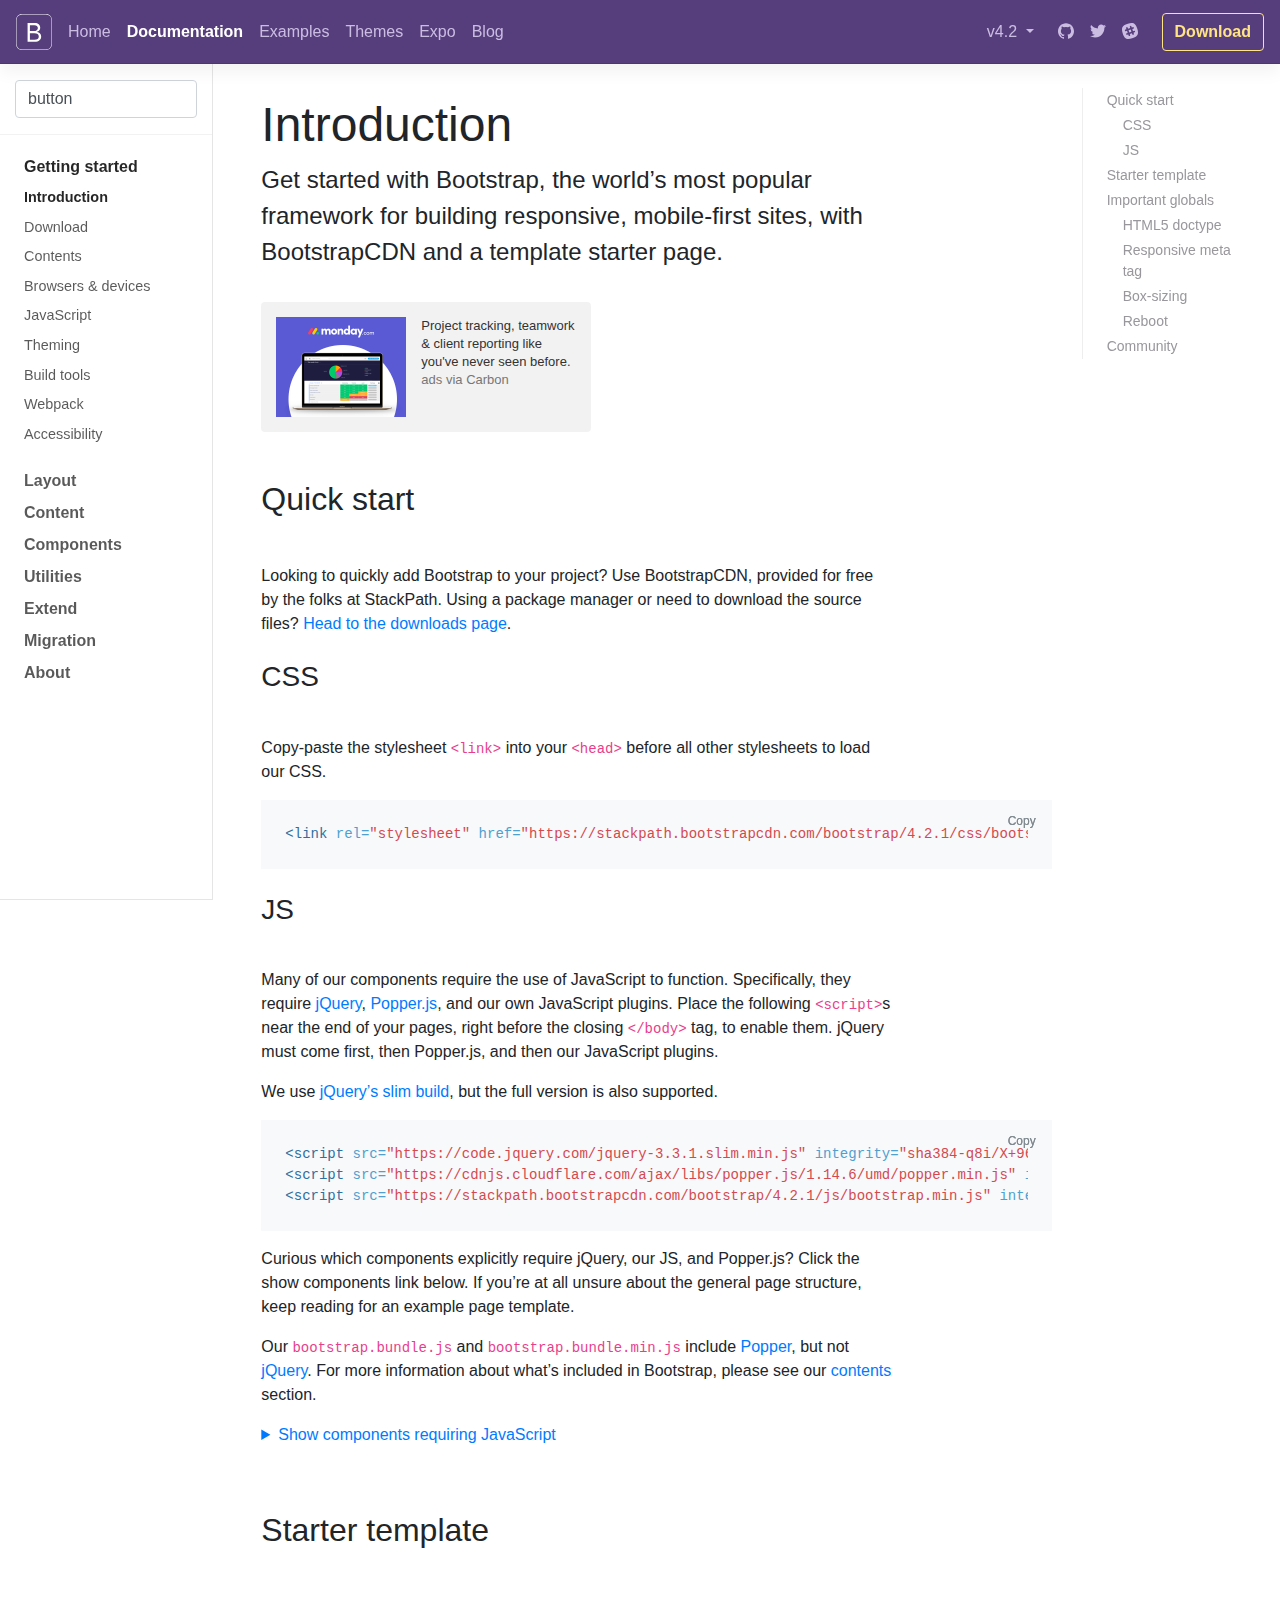
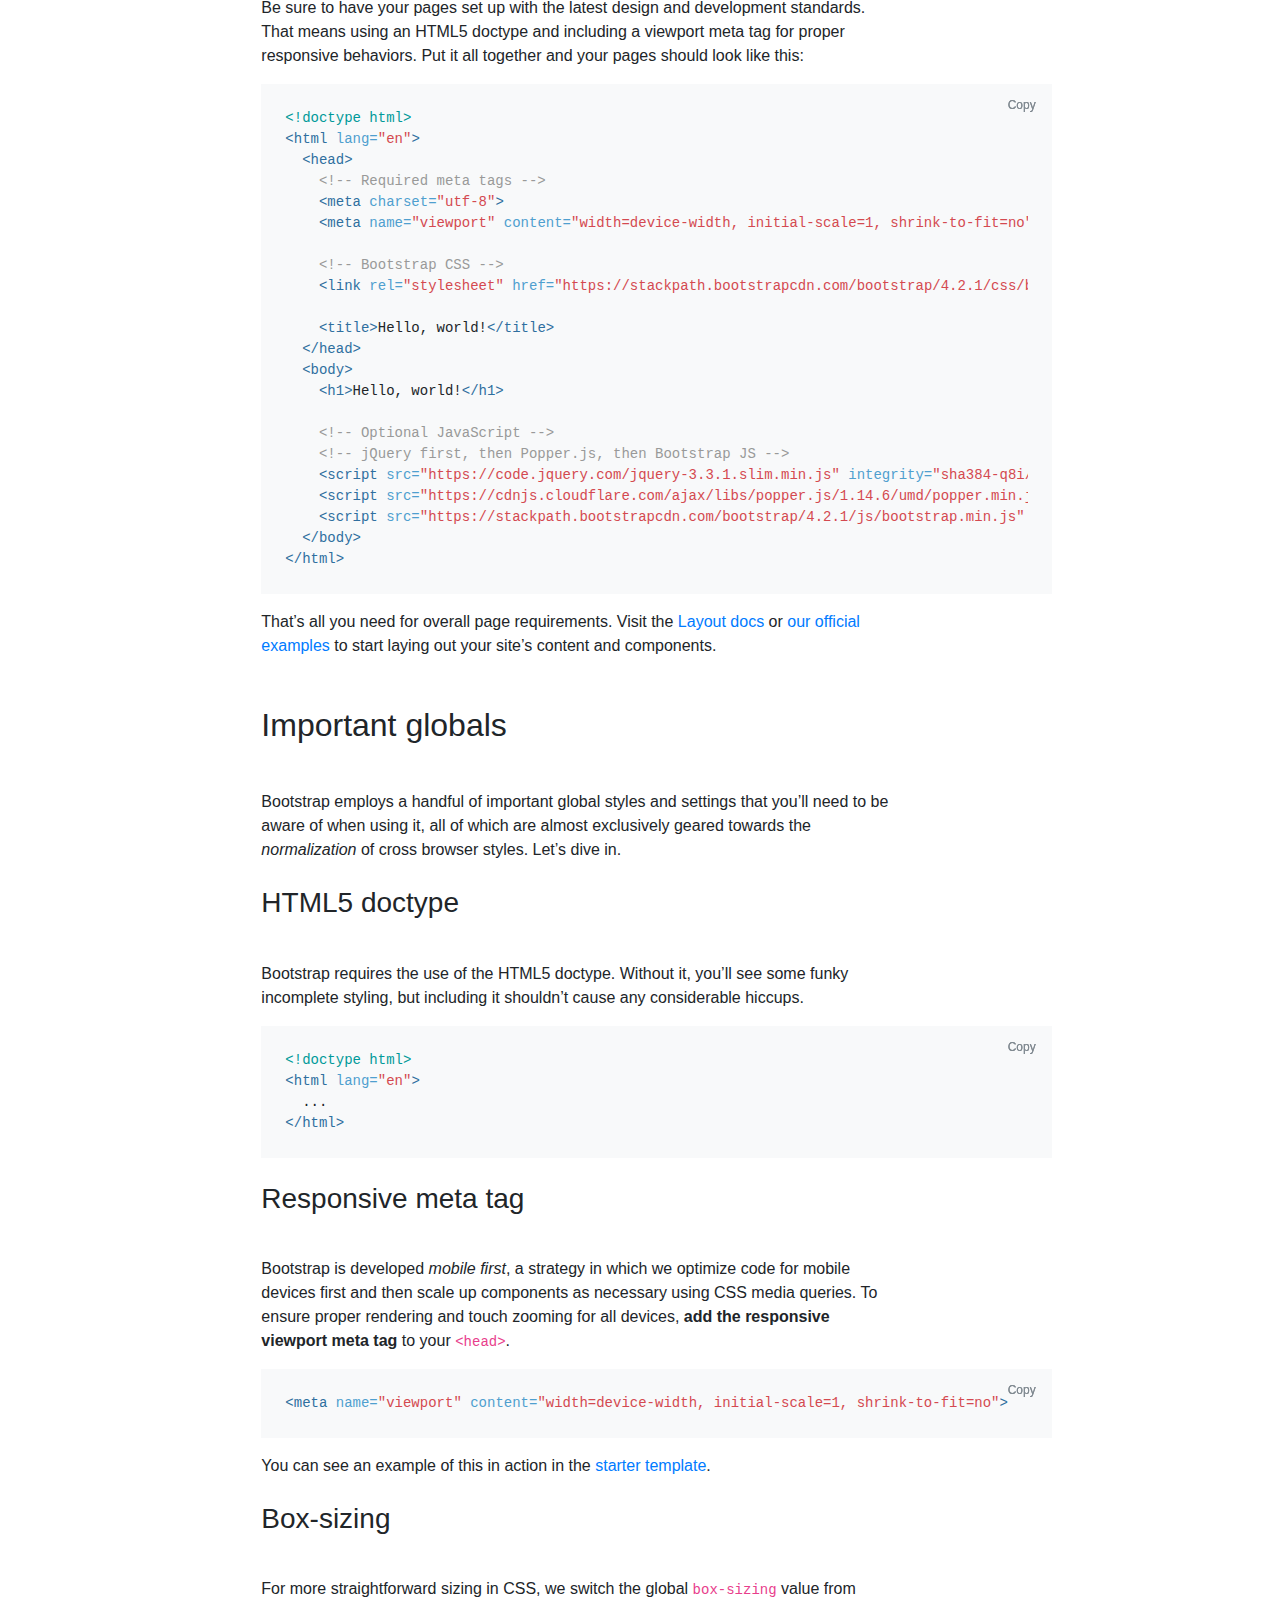
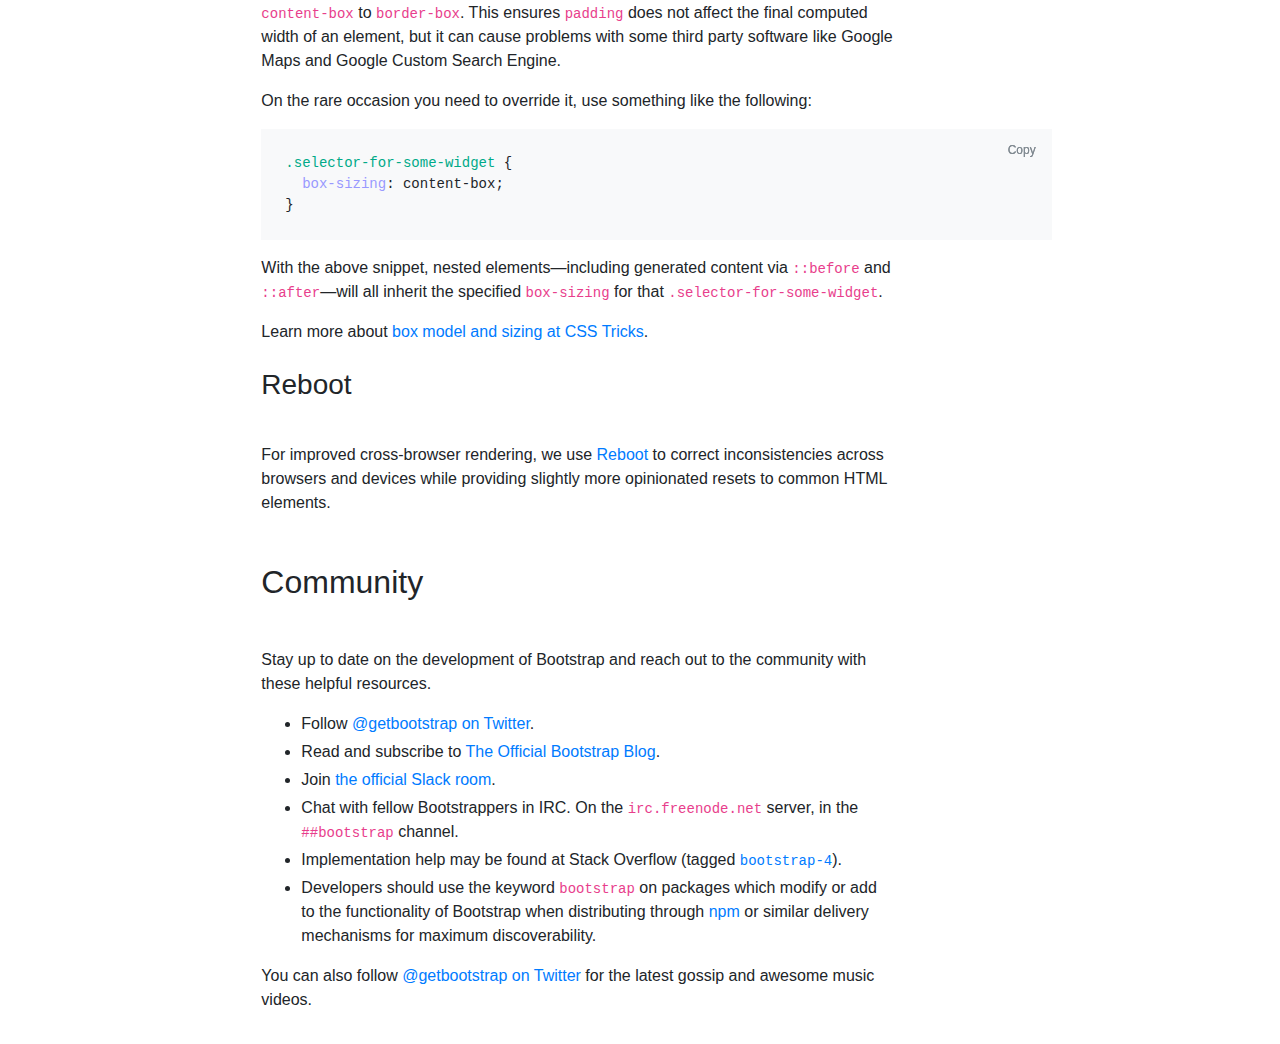
<file: img/Introduction · Bootstrap.html>
<!DOCTYPE html>
<html lang="en"><head>
<meta http-equiv="content-type" content="text/html; charset=UTF-8">
    <meta charset="utf-8">
<meta name="viewport" content="width=device-width, initial-scale=1, shrink-to-fit=no">
<meta name="description" content="Get started with Bootstrap, the world’s most popular framework for building responsive, mobile-first sites, with BootstrapCDN and a template starter page.">
<meta name="author" content="Mark Otto, Jacob Thornton, and Bootstrap contributors">
<meta name="generator" content="Jekyll v3.8.5">

<title>Introduction · Bootstrap</title>

<!-- Bootstrap core CSS -->
<style class="anchorjs"></style><link href="Introduction%20%C2%B7%20Bootstrap_fichiers/bootstrap.css" rel="stylesheet" integrity="sha384-GJzZqFGwb1QTTN6wy59ffF1BuGJpLSa9DkKMp0DgiMDm4iYMj70gZWKYbI706tWS" crossorigin="anonymous">
<!-- Documentation extras -->

<link href="Introduction%20%C2%B7%20Bootstrap_fichiers/docsearch.css" rel="stylesheet">


<link href="Introduction%20%C2%B7%20Bootstrap_fichiers/docs.css" rel="stylesheet">

<!-- Favicons -->
<link rel="apple-touch-icon" href="https://getbootstrap.com/docs/4.2/assets/img/favicons/apple-touch-icon.png" sizes="180x180">
<link rel="icon" href="https://getbootstrap.com/docs/4.2/assets/img/favicons/favicon-32x32.png" sizes="32x32" type="image/png">
<link rel="icon" href="https://getbootstrap.com/docs/4.2/assets/img/favicons/favicon-16x16.png" sizes="16x16" type="image/png">
<link rel="manifest" href="https://getbootstrap.com/docs/4.2/assets/img/favicons/manifest.json">
<link rel="mask-icon" href="https://getbootstrap.com/docs/4.2/assets/img/favicons/safari-pinned-tab.svg" color="#563d7c">
<link rel="icon" href="https://getbootstrap.com/favicon.ico">
<meta name="msapplication-config" content="/docs/4.2/assets/img/favicons/browserconfig.xml">
<meta name="theme-color" content="#563d7c">

<!-- Twitter -->
<meta name="twitter:card" content="summary">
<meta name="twitter:site" content="@getbootstrap">
<meta name="twitter:creator" content="@getbootstrap">
<meta name="twitter:title" content="Introduction">
<meta name="twitter:description" content="Get started with Bootstrap, the world’s most popular framework for building responsive, mobile-first sites, with BootstrapCDN and a template starter page.">
<meta name="twitter:image" content="https://getbootstrap.com/docs/4.2/assets/brand/bootstrap-social-logo.png">

<!-- Facebook -->
<meta property="og:url" content="https://getbootstrap.com/docs/4.2/getting-started/introduction/">
<meta property="og:title" content="Introduction">
<meta property="og:description" content="Get started with Bootstrap, the world’s most popular framework for building responsive, mobile-first sites, with BootstrapCDN and a template starter page.">
<meta property="og:type" content="website">
<meta property="og:image" content="http://getbootstrap.com/docs/4.2/assets/brand/bootstrap-social.png">
<meta property="og:image:secure_url" content="https://getbootstrap.com/docs/4.2/assets/brand/bootstrap-social.png">
<meta property="og:image:type" content="image/png">
<meta property="og:image:width" content="1200">
<meta property="og:image:height" content="630">

<script>
  window.ga=window.ga||function(){(ga.q=ga.q||[]).push(arguments)};ga.l=+new Date;
  ga('create', 'UA-146052-10', 'getbootstrap.com');
  ga('send', 'pageview');
</script>
<script async="" src="Introduction%20%C2%B7%20Bootstrap_fichiers/analytics.js"></script>


  <script id="_carbonads_projs" type="text/javascript" src="Introduction%20%C2%B7%20Bootstrap_fichiers/CKYIKKJL.js"></script></head>
  <body>
    <a class="skippy sr-only sr-only-focusable" href="#content">
  <span class="skippy-text">Skip to main content</span>
</a>


    <header class="navbar navbar-expand navbar-dark flex-column flex-md-row bd-navbar">
  <a class="navbar-brand mr-0 mr-md-2" href="https://getbootstrap.com/" aria-label="Bootstrap"><svg class="d-block" width="36" height="36" viewBox="0 0 612 612" xmlns="http://www.w3.org/2000/svg" focusable="false" role="img"><title>Bootstrap</title><path fill="currentColor" d="M510 8a94.3 94.3 0 0 1 94 94v408a94.3 94.3 0 0 1-94 94H102a94.3 94.3 0 0 1-94-94V102a94.3 94.3 0 0 1 94-94h408m0-8H102C45.9 0 0 45.9 0 102v408c0 56.1 45.9 102 102 102h408c56.1 0 102-45.9 102-102V102C612 45.9 566.1 0 510 0z"></path><path fill="currentColor" d="M196.77 471.5V154.43h124.15c54.27 0 91 31.64 91 79.1 0 33-24.17 63.72-54.71 69.21v1.76c43.07 5.49 70.75 35.82 70.75 78 0 55.81-40 89-107.45 89zm39.55-180.4h63.28c46.8 0 72.29-18.68 72.29-53 0-31.42-21.53-48.78-60-48.78h-75.57zm78.22 145.46c47.68 0 72.73-19.34 72.73-56s-25.93-55.37-76.46-55.37h-74.49v111.4z"></path></svg>
</a>

  <div class="navbar-nav-scroll">
    <ul class="navbar-nav bd-navbar-nav flex-row">
      <li class="nav-item">
        <a class="nav-link " href="https://getbootstrap.com/" onclick="ga('send', 'event', 'Navbar', 'Community links', 'Bootstrap');">Home</a>
      </li>
      <li class="nav-item">
        <a class="nav-link active" href="https://getbootstrap.com/docs/4.2/getting-started/introduction/" onclick="ga('send', 'event', 'Navbar', 'Community links', 'Docs');">Documentation</a>
      </li>
      <li class="nav-item">
        <a class="nav-link " href="https://getbootstrap.com/docs/4.2/examples/" onclick="ga('send', 'event', 'Navbar', 'Community links', 'Examples');">Examples</a>
      </li>
      <li class="nav-item">
        <a class="nav-link" href="https://themes.getbootstrap.com/" onclick="ga('send', 'event', 'Navbar', 'Community links', 'Themes');" target="_blank" rel="noopener">Themes</a>
      </li>
      <li class="nav-item">
        <a class="nav-link" href="https://expo.getbootstrap.com/" onclick="ga('send', 'event', 'Navbar', 'Community links', 'Expo');" target="_blank" rel="noopener">Expo</a>
      </li>
      <li class="nav-item">
        <a class="nav-link" href="https://blog.getbootstrap.com/" onclick="ga('send', 'event', 'Navbar', 'Community links', 'Blog');" target="_blank" rel="noopener">Blog</a>
      </li>
    </ul>
  </div>

  <ul class="navbar-nav flex-row ml-md-auto d-none d-md-flex">
    <li class="nav-item dropdown">
      <a class="nav-item nav-link dropdown-toggle mr-md-2" href="#" id="bd-versions" data-toggle="dropdown" aria-haspopup="true" aria-expanded="false">
        v4.2
      </a>
      <div class="dropdown-menu dropdown-menu-right" aria-labelledby="bd-versions">
        <a class="dropdown-item active" href="https://getbootstrap.com/docs/4.2/">Latest (4.2.x)</a>
        <a class="dropdown-item" href="https://getbootstrap.com/docs/4.1/">v4.1.3</a>
        <a class="dropdown-item" href="https://getbootstrap.com/docs/4.0/">v4.0.0</a>
        <div class="dropdown-divider"></div>
        <a class="dropdown-item" href="https://v4-alpha.getbootstrap.com/">v4 Alpha 6</a>
        <a class="dropdown-item" href="https://getbootstrap.com/docs/3.4/">v3.4.0</a>
        <a class="dropdown-item" href="https://getbootstrap.com/docs/3.3/">v3.3.7</a>
        <a class="dropdown-item" href="https://getbootstrap.com/2.3.2/">v2.3.2</a>
        <div class="dropdown-divider"></div>
        <a class="dropdown-item" href="https://getbootstrap.com/docs/versions/">All versions</a>
      </div>
    </li>

    <li class="nav-item">
      <a class="nav-link p-2" href="https://github.com/twbs/bootstrap" target="_blank" rel="noopener" aria-label="GitHub"><svg class="navbar-nav-svg" xmlns="http://www.w3.org/2000/svg" viewBox="0 0 512 499.36" focusable="false" role="img"><title>GitHub</title><path d="M256 0C114.64 0 0 114.61 0 256c0 113.09 73.34 209 175.08 242.9 12.8 2.35 17.47-5.56 17.47-12.34 0-6.08-.22-22.18-.35-43.54-71.2 15.49-86.2-34.34-86.2-34.34-11.64-29.57-28.42-37.45-28.42-37.45-23.27-15.84 1.73-15.55 1.73-15.55 25.69 1.81 39.21 26.38 39.21 26.38 22.84 39.12 59.92 27.82 74.5 21.27 2.33-16.54 8.94-27.82 16.25-34.22-56.84-6.43-116.6-28.43-116.6-126.49 0-27.95 10-50.8 26.35-68.69-2.63-6.48-11.42-32.5 2.51-67.75 0 0 21.49-6.88 70.4 26.24a242.65 242.65 0 0 1 128.18 0c48.87-33.13 70.33-26.24 70.33-26.24 14 35.25 5.18 61.27 2.55 67.75 16.41 17.9 26.31 40.75 26.31 68.69 0 98.35-59.85 120-116.88 126.32 9.19 7.9 17.38 23.53 17.38 47.41 0 34.22-.31 61.83-.31 70.23 0 6.85 4.61 14.81 17.6 12.31C438.72 464.97 512 369.08 512 256.02 512 114.62 397.37 0 256 0z" fill="currentColor" fill-rule="evenodd"></path></svg>
</a>
    </li>
    <li class="nav-item">
      <a class="nav-link p-2" href="https://twitter.com/getbootstrap" target="_blank" rel="noopener" aria-label="Twitter"><svg class="navbar-nav-svg" xmlns="http://www.w3.org/2000/svg" viewBox="0 0 512 416.32" focusable="false" role="img"><title>Twitter</title><path d="M160.83 416.32c193.2 0 298.92-160.22 298.92-298.92 0-4.51 0-9-.2-13.52A214 214 0 0 0 512 49.38a212.93 212.93 0 0 1-60.44 16.6 105.7 105.7 0 0 0 46.3-58.19 209 209 0 0 1-66.79 25.37 105.09 105.09 0 0 0-181.73 71.91 116.12 116.12 0 0 0 2.66 24c-87.28-4.3-164.73-46.3-216.56-109.82A105.48 105.48 0 0 0 68 159.6a106.27 106.27 0 0 1-47.53-13.11v1.43a105.28 105.28 0 0 0 84.21 103.06 105.67 105.67 0 0 1-47.33 1.84 105.06 105.06 0 0 0 98.14 72.94A210.72 210.72 0 0 1 25 370.84a202.17 202.17 0 0 1-25-1.43 298.85 298.85 0 0 0 160.83 46.92" fill="currentColor"></path></svg>
</a>
    </li>
    <li class="nav-item">
      <a class="nav-link p-2" href="https://bootstrap-slack.herokuapp.com/" target="_blank" rel="noopener" aria-label="Slack"><svg class="navbar-nav-svg" xmlns="http://www.w3.org/2000/svg" viewBox="0 0 512 512" focusable="false" role="img"><title>Slack</title><path fill="currentColor" d="M210.787 234.832l68.31-22.883 22.1 65.977-68.309 22.882z"></path><path d="M490.54 185.6C437.7 9.59 361.6-31.34 185.6 21.46S-31.3 150.4 21.46 326.4 150.4 543.3 326.4 490.54 543.34 361.6 490.54 185.6zM401.7 299.8l-33.15 11.05 11.46 34.38c4.5 13.92-2.87 29.06-16.78 33.56-2.87.82-6.14 1.64-9 1.23a27.32 27.32 0 0 1-24.56-18l-11.46-34.38-68.36 22.92 11.46 34.38c4.5 13.92-2.87 29.06-16.78 33.56-2.87.82-6.14 1.64-9 1.23a27.32 27.32 0 0 1-24.56-18l-11.46-34.43-33.15 11.05c-2.87.82-6.14 1.64-9 1.23a27.32 27.32 0 0 1-24.56-18c-4.5-13.92 2.87-29.06 16.78-33.56l33.12-11.03-22.1-65.9-33.15 11.05c-2.87.82-6.14 1.64-9 1.23a27.32 27.32 0 0 1-24.56-18c-4.48-13.93 2.89-29.07 16.81-33.58l33.15-11.05-11.46-34.38c-4.5-13.92 2.87-29.06 16.78-33.56s29.06 2.87 33.56 16.78l11.46 34.38 68.36-22.92-11.46-34.38c-4.5-13.92 2.87-29.06 16.78-33.56s29.06 2.87 33.56 16.78l11.47 34.42 33.15-11.05c13.92-4.5 29.06 2.87 33.56 16.78s-2.87 29.06-16.78 33.56L329.7 194.6l22.1 65.9 33.15-11.05c13.92-4.5 29.06 2.87 33.56 16.78s-2.88 29.07-16.81 33.57z" fill="currentColor"></path></svg>
</a>
    </li>
  </ul>

  <a class="btn btn-bd-download d-none d-lg-inline-block mb-3 mb-md-0 ml-md-3" href="https://getbootstrap.com/docs/4.2/getting-started/download/">Download</a>
</header>


    <div class="container-fluid">
      <div class="row flex-xl-nowrap">
        <div class="col-12 col-md-3 col-xl-2 bd-sidebar">
          <form class="bd-search d-flex align-items-center">
  <span class="algolia-autocomplete algolia-autocomplete-left" style="position: relative; display: inline-block; direction: ltr;"><input class="form-control ds-input" id="search-input" placeholder="Search..." autocomplete="off" data-docs-version="4.2" spellcheck="false" role="combobox" aria-autocomplete="list" aria-expanded="false" aria-owns="algolia-autocomplete-listbox-0" style="position: relative; vertical-align: top;" dir="auto" value="button" type="search"><pre aria-hidden="true" style="position: absolute; visibility: hidden; white-space: pre; font-family: -apple-system, BlinkMacSystemFont, &quot;Segoe UI&quot;, Roboto, &quot;Helvetica Neue&quot;, Arial, &quot;Noto Sans&quot;, sans-serif, &quot;Apple Color Emoji&quot;, &quot;Segoe UI Emoji&quot;, &quot;Segoe UI Symbol&quot;, &quot;Noto Color Emoji&quot;; font-size: 16px; font-style: normal; font-variant: normal; font-weight: 400; word-spacing: 0px; letter-spacing: normal; text-indent: 0px; text-rendering: optimizelegibility; text-transform: none;">button</pre><span class="ds-dropdown-menu ds-with-1" style="position: absolute; top: 100%; left: 0px; z-index: 100; right: auto; display: none;" role="listbox" id="algolia-autocomplete-listbox-0"><div class="ds-dataset-1"></div></span></span>
  <button class="btn btn-link bd-search-docs-toggle d-md-none p-0 ml-3" type="button" data-toggle="collapse" data-target="#bd-docs-nav" aria-controls="bd-docs-nav" aria-expanded="false" aria-label="Toggle docs navigation"><svg xmlns="http://www.w3.org/2000/svg" viewBox="0 0 30 30" width="30" height="30" focusable="false" role="img"><title>Menu</title><path stroke="currentColor" stroke-width="2" stroke-linecap="round" stroke-miterlimit="10" d="M4 7h22M4 15h22M4 23h22"></path></svg>
</button>
</form>

<nav class="collapse bd-links" id="bd-docs-nav"><div class="bd-toc-item active">
      <a class="bd-toc-link" href="https://getbootstrap.com/docs/4.2/getting-started/introduction/">
        Getting started
      </a>

      <ul class="nav bd-sidenav"><li class="active bd-sidenav-active">
            <a href="https://getbootstrap.com/docs/4.2/getting-started/introduction/">
              Introduction
            </a>
          </li><li>
            <a href="https://getbootstrap.com/docs/4.2/getting-started/download/">
              Download
            </a>
          </li><li>
            <a href="https://getbootstrap.com/docs/4.2/getting-started/contents/">
              Contents
            </a>
          </li><li>
            <a href="https://getbootstrap.com/docs/4.2/getting-started/browsers-devices/">
              Browsers &amp; devices
            </a>
          </li><li>
            <a href="https://getbootstrap.com/docs/4.2/getting-started/javascript/">
              JavaScript
            </a>
          </li><li>
            <a href="https://getbootstrap.com/docs/4.2/getting-started/theming/">
              Theming
            </a>
          </li><li>
            <a href="https://getbootstrap.com/docs/4.2/getting-started/build-tools/">
              Build tools
            </a>
          </li><li>
            <a href="https://getbootstrap.com/docs/4.2/getting-started/webpack/">
              Webpack
            </a>
          </li><li>
            <a href="https://getbootstrap.com/docs/4.2/getting-started/accessibility/">
              Accessibility
            </a>
          </li></ul>
    </div><div class="bd-toc-item">
      <a class="bd-toc-link" href="https://getbootstrap.com/docs/4.2/layout/overview/">
        Layout
      </a>

      <ul class="nav bd-sidenav"><li>
            <a href="https://getbootstrap.com/docs/4.2/layout/overview/">
              Overview
            </a>
          </li><li>
            <a href="https://getbootstrap.com/docs/4.2/layout/grid/">
              Grid
            </a>
          </li><li>
            <a href="https://getbootstrap.com/docs/4.2/layout/utilities-for-layout/">
              Utilities for layout
            </a>
          </li></ul>
    </div><div class="bd-toc-item">
      <a class="bd-toc-link" href="https://getbootstrap.com/docs/4.2/content/reboot/">
        Content
      </a>

      <ul class="nav bd-sidenav"><li>
            <a href="https://getbootstrap.com/docs/4.2/content/reboot/">
              Reboot
            </a>
          </li><li>
            <a href="https://getbootstrap.com/docs/4.2/content/typography/">
              Typography
            </a>
          </li><li>
            <a href="https://getbootstrap.com/docs/4.2/content/code/">
              Code
            </a>
          </li><li>
            <a href="https://getbootstrap.com/docs/4.2/content/images/">
              Images
            </a>
          </li><li>
            <a href="https://getbootstrap.com/docs/4.2/content/tables/">
              Tables
            </a>
          </li><li>
            <a href="https://getbootstrap.com/docs/4.2/content/figures/">
              Figures
            </a>
          </li></ul>
    </div><div class="bd-toc-item">
      <a class="bd-toc-link" href="https://getbootstrap.com/docs/4.2/components/alerts/">
        Components
      </a>

      <ul class="nav bd-sidenav"><li>
            <a href="https://getbootstrap.com/docs/4.2/components/alerts/">
              Alerts
            </a>
          </li><li>
            <a href="https://getbootstrap.com/docs/4.2/components/badge/">
              Badge
            </a>
          </li><li>
            <a href="https://getbootstrap.com/docs/4.2/components/breadcrumb/">
              Breadcrumb
            </a>
          </li><li>
            <a href="https://getbootstrap.com/docs/4.2/components/buttons/">
              Buttons
            </a>
          </li><li>
            <a href="https://getbootstrap.com/docs/4.2/components/button-group/">
              Button group
            </a>
          </li><li>
            <a href="https://getbootstrap.com/docs/4.2/components/card/">
              Card
            </a>
          </li><li>
            <a href="https://getbootstrap.com/docs/4.2/components/carousel/">
              Carousel
            </a>
          </li><li>
            <a href="https://getbootstrap.com/docs/4.2/components/collapse/">
              Collapse
            </a>
          </li><li>
            <a href="https://getbootstrap.com/docs/4.2/components/dropdowns/">
              Dropdowns
            </a>
          </li><li>
            <a href="https://getbootstrap.com/docs/4.2/components/forms/">
              Forms
            </a>
          </li><li>
            <a href="https://getbootstrap.com/docs/4.2/components/input-group/">
              Input group
            </a>
          </li><li>
            <a href="https://getbootstrap.com/docs/4.2/components/jumbotron/">
              Jumbotron
            </a>
          </li><li>
            <a href="https://getbootstrap.com/docs/4.2/components/list-group/">
              List group
            </a>
          </li><li>
            <a href="https://getbootstrap.com/docs/4.2/components/media-object/">
              Media object
            </a>
          </li><li>
            <a href="https://getbootstrap.com/docs/4.2/components/modal/">
              Modal
            </a>
          </li><li>
            <a href="https://getbootstrap.com/docs/4.2/components/navs/">
              Navs
            </a>
          </li><li>
            <a href="https://getbootstrap.com/docs/4.2/components/navbar/">
              Navbar
            </a>
          </li><li>
            <a href="https://getbootstrap.com/docs/4.2/components/pagination/">
              Pagination
            </a>
          </li><li>
            <a href="https://getbootstrap.com/docs/4.2/components/popovers/">
              Popovers
            </a>
          </li><li>
            <a href="https://getbootstrap.com/docs/4.2/components/progress/">
              Progress
            </a>
          </li><li>
            <a href="https://getbootstrap.com/docs/4.2/components/scrollspy/">
              Scrollspy
            </a>
          </li><li>
            <a href="https://getbootstrap.com/docs/4.2/components/spinners/">
              Spinners
            </a>
          </li><li>
            <a href="https://getbootstrap.com/docs/4.2/components/toasts/">
              Toasts
            </a>
          </li><li>
            <a href="https://getbootstrap.com/docs/4.2/components/tooltips/">
              Tooltips
            </a>
          </li></ul>
    </div><div class="bd-toc-item">
      <a class="bd-toc-link" href="https://getbootstrap.com/docs/4.2/utilities/borders/">
        Utilities
      </a>

      <ul class="nav bd-sidenav"><li>
            <a href="https://getbootstrap.com/docs/4.2/utilities/borders/">
              Borders
            </a>
          </li><li>
            <a href="https://getbootstrap.com/docs/4.2/utilities/clearfix/">
              Clearfix
            </a>
          </li><li>
            <a href="https://getbootstrap.com/docs/4.2/utilities/close-icon/">
              Close icon
            </a>
          </li><li>
            <a href="https://getbootstrap.com/docs/4.2/utilities/colors/">
              Colors
            </a>
          </li><li>
            <a href="https://getbootstrap.com/docs/4.2/utilities/display/">
              Display
            </a>
          </li><li>
            <a href="https://getbootstrap.com/docs/4.2/utilities/embed/">
              Embed
            </a>
          </li><li>
            <a href="https://getbootstrap.com/docs/4.2/utilities/flex/">
              Flex
            </a>
          </li><li>
            <a href="https://getbootstrap.com/docs/4.2/utilities/float/">
              Float
            </a>
          </li><li>
            <a href="https://getbootstrap.com/docs/4.2/utilities/image-replacement/">
              Image replacement
            </a>
          </li><li>
            <a href="https://getbootstrap.com/docs/4.2/utilities/overflow/">
              Overflow
            </a>
          </li><li>
            <a href="https://getbootstrap.com/docs/4.2/utilities/position/">
              Position
            </a>
          </li><li>
            <a href="https://getbootstrap.com/docs/4.2/utilities/screenreaders/">
              Screenreaders
            </a>
          </li><li>
            <a href="https://getbootstrap.com/docs/4.2/utilities/shadows/">
              Shadows
            </a>
          </li><li>
            <a href="https://getbootstrap.com/docs/4.2/utilities/sizing/">
              Sizing
            </a>
          </li><li>
            <a href="https://getbootstrap.com/docs/4.2/utilities/spacing/">
              Spacing
            </a>
          </li><li>
            <a href="https://getbootstrap.com/docs/4.2/utilities/text/">
              Text
            </a>
          </li><li>
            <a href="https://getbootstrap.com/docs/4.2/utilities/vertical-align/">
              Vertical align
            </a>
          </li><li>
            <a href="https://getbootstrap.com/docs/4.2/utilities/visibility/">
              Visibility
            </a>
          </li></ul>
    </div><div class="bd-toc-item">
      <a class="bd-toc-link" href="https://getbootstrap.com/docs/4.2/extend/approach/">
        Extend
      </a>

      <ul class="nav bd-sidenav"><li>
            <a href="https://getbootstrap.com/docs/4.2/extend/approach/">
              Approach
            </a>
          </li><li>
            <a href="https://getbootstrap.com/docs/4.2/extend/icons/">
              Icons
            </a>
          </li></ul>
    </div><div class="bd-toc-item">
      <a class="bd-toc-link" href="https://getbootstrap.com/docs/4.2/migration/">
        Migration
      </a>

      <ul class="nav bd-sidenav"></ul>
    </div><div class="bd-toc-item">
      <a class="bd-toc-link" href="https://getbootstrap.com/docs/4.2/about/overview/">
        About
      </a>

      <ul class="nav bd-sidenav"><li>
            <a href="https://getbootstrap.com/docs/4.2/about/overview/">
              Overview
            </a>
          </li><li>
            <a href="https://getbootstrap.com/docs/4.2/about/team/">
              Team
            </a>
          </li><li>
            <a href="https://getbootstrap.com/docs/4.2/about/brand/">
              Brand
            </a>
          </li><li>
            <a href="https://getbootstrap.com/docs/4.2/about/license/">
              License
            </a>
          </li><li>
            <a href="https://getbootstrap.com/docs/4.2/about/translations/">
              Translations
            </a>
          </li></ul>
    </div></nav>

        </div>

        
          <div class="d-none d-xl-block col-xl-2 bd-toc">
            <ul class="section-nav">
<li class="toc-entry toc-h2"><a href="#quick-start">Quick start</a>
<ul>
<li class="toc-entry toc-h3"><a href="#css">CSS</a></li>
<li class="toc-entry toc-h3"><a href="#js">JS</a></li>
</ul>
</li>
<li class="toc-entry toc-h2"><a href="#starter-template">Starter template</a></li>
<li class="toc-entry toc-h2"><a href="#important-globals">Important globals</a>
<ul>
<li class="toc-entry toc-h3"><a href="#html5-doctype">HTML5 doctype</a></li>
<li class="toc-entry toc-h3"><a href="#responsive-meta-tag">Responsive meta tag</a></li>
<li class="toc-entry toc-h3"><a href="#box-sizing">Box-sizing</a></li>
<li class="toc-entry toc-h3"><a href="#reboot">Reboot</a></li>
</ul>
</li>
<li class="toc-entry toc-h2"><a href="#community">Community</a></li>
</ul>
          </div>
        

        <main class="col-12 col-md-9 col-xl-8 py-md-3 pl-md-5 bd-content" role="main">
          <h1 class="bd-title" id="content">Introduction</h1>
          <p class="bd-lead">Get started with Bootstrap, the world’s 
most popular framework for building responsive, mobile-first sites, with
 BootstrapCDN and a template starter page.</p>
          <script async="" src="Introduction%20%C2%B7%20Bootstrap_fichiers/carbon.js" id="_carbonads_js"></script><div id="carbonads"><span><span class="carbon-wrap"><a href="https://srv.carbonads.net/ads/click/x/GTND42QWFTBIVK3YCKA4YKQMCEADKKQECABDTZ3JCWBDE2JWCV7DPK7KC6BIV53MCVBIKK3EHJNCLSIZ?segment=placement:getbootstrapcom;" class="carbon-img" target="_blank" rel="noopener"><img src="Introduction%20%C2%B7%20Bootstrap_fichiers/1546365873-1538007875-Monday-laptop_purple_graph.png" alt="" style="max-width: 130px;" height="100" border="0" width="130"></a><a href="https://srv.carbonads.net/ads/click/x/GTND42QWFTBIVK3YCKA4YKQMCEADKKQECABDTZ3JCWBDE2JWCV7DPK7KC6BIV53MCVBIKK3EHJNCLSIZ?segment=placement:getbootstrapcom;" class="carbon-text" target="_blank" rel="noopener">Project tracking, teamwork &amp; client reporting like you've never seen before.</a></span><a href="http://carbonads.net/?utm_source=getbootstrapcom&amp;utm_medium=ad_via_link&amp;utm_campaign=in_unit&amp;utm_term=carbon" class="carbon-poweredby" target="_blank" rel="noopener">ads via Carbon</a><img src="Introduction%20%C2%B7%20Bootstrap_fichiers/B20652854.gif" style="display: none;" height="1" border="0" width="1"></span></div>

          <h2 id="quick-start"><span class="bd-content-title">Quick start<a class="anchorjs-link " href="#quick-start" aria-label="Anchor" data-anchorjs-icon="#" style="padding-left: 0.375em;"></a></span></h2>

<p>Looking to quickly add Bootstrap to your project? Use BootstrapCDN, 
provided for free by the folks at StackPath. Using a package manager or 
need to download the source files? <a href="https://getbootstrap.com/docs/4.2/getting-started/download/">Head to the downloads page</a>.</p>

<h3 id="css"><span class="bd-content-title">CSS<a class="anchorjs-link " href="#css" aria-label="Anchor" data-anchorjs-icon="#" style="padding-left: 0.375em;"></a></span></h3>

<p>Copy-paste the stylesheet <code class="highlighter-rouge">&lt;link&gt;</code> into your <code class="highlighter-rouge">&lt;head&gt;</code> before all other stylesheets to load our CSS.</p>

<div class="bd-clipboard"><button type="button" class="btn-clipboard" title="" data-original-title="Copy to clipboard">Copy</button></div><figure class="highlight"><pre><code class="language-html" data-lang="html"><span class="nt">&lt;link</span> <span class="na">rel=</span><span class="s">"stylesheet"</span> <span class="na">href=</span><span class="s">"https://stackpath.bootstrapcdn.com/bootstrap/4.2.1/css/bootstrap.min.css"</span> <span class="na">integrity=</span><span class="s">"sha384-GJzZqFGwb1QTTN6wy59ffF1BuGJpLSa9DkKMp0DgiMDm4iYMj70gZWKYbI706tWS"</span> <span class="na">crossorigin=</span><span class="s">"anonymous"</span><span class="nt">&gt;</span></code></pre></figure>

<h3 id="js"><span class="bd-content-title">JS<a class="anchorjs-link " href="#js" aria-label="Anchor" data-anchorjs-icon="#" style="padding-left: 0.375em;"></a></span></h3>

<p>Many of our components require the use of JavaScript to function. Specifically, they require <a href="https://jquery.com/">jQuery</a>, <a href="https://popper.js.org/">Popper.js</a>, and our own JavaScript plugins. Place the following <code class="highlighter-rouge">&lt;script&gt;</code>s near the end of your pages, right before the closing <code class="highlighter-rouge">&lt;/body&gt;</code> tag, to enable them. jQuery must come first, then Popper.js, and then our JavaScript plugins.</p>

<p>We use <a href="https://blog.jquery.com/2016/06/09/jquery-3-0-final-released/">jQuery’s slim build</a>, but the full version is also supported.</p>

<div class="bd-clipboard"><button type="button" class="btn-clipboard" title="" data-original-title="Copy to clipboard">Copy</button></div><figure class="highlight"><pre><code class="language-html" data-lang="html"><span class="nt">&lt;script </span><span class="na">src=</span><span class="s">"https://code.jquery.com/jquery-3.3.1.slim.min.js"</span> <span class="na">integrity=</span><span class="s">"sha384-q8i/X+965DzO0rT7abK41JStQIAqVgRVzpbzo5smXKp4YfRvH+8abtTE1Pi6jizo"</span> <span class="na">crossorigin=</span><span class="s">"anonymous"</span><span class="nt">&gt;&lt;/script&gt;</span>
<span class="nt">&lt;script </span><span class="na">src=</span><span class="s">"https://cdnjs.cloudflare.com/ajax/libs/popper.js/1.14.6/umd/popper.min.js"</span> <span class="na">integrity=</span><span class="s">"sha384-wHAiFfRlMFy6i5SRaxvfOCifBUQy1xHdJ/yoi7FRNXMRBu5WHdZYu1hA6ZOblgut"</span> <span class="na">crossorigin=</span><span class="s">"anonymous"</span><span class="nt">&gt;&lt;/script&gt;</span>
<span class="nt">&lt;script </span><span class="na">src=</span><span class="s">"https://stackpath.bootstrapcdn.com/bootstrap/4.2.1/js/bootstrap.min.js"</span> <span class="na">integrity=</span><span class="s">"sha384-B0UglyR+jN6CkvvICOB2joaf5I4l3gm9GU6Hc1og6Ls7i6U/mkkaduKaBhlAXv9k"</span> <span class="na">crossorigin=</span><span class="s">"anonymous"</span><span class="nt">&gt;&lt;/script&gt;</span></code></pre></figure>

<p>Curious which components explicitly require jQuery, our JS, and 
Popper.js? Click the show components link below. If you’re at all unsure
 about the general page structure, keep reading for an example page 
template.</p>

<p>Our <code class="highlighter-rouge">bootstrap.bundle.js</code> and <code class="highlighter-rouge">bootstrap.bundle.min.js</code> include <a href="https://popper.js.org/">Popper</a>, but not <a href="https://jquery.com/">jQuery</a>. For more information about what’s included in Bootstrap, please see our <a href="https://getbootstrap.com/docs/4.2/getting-started/contents/#precompiled-bootstrap">contents</a> section.</p>

<details>
<summary class="text-primary mb-3">Show components requiring JavaScript</summary>


<ul>
  <li>Alerts for dismissing</li>
  <li>Buttons for toggling states and checkbox/radio functionality</li>
  <li>Carousel for all slide behaviors, controls, and indicators</li>
  <li>Collapse for toggling visibility of content</li>
  <li>Dropdowns for displaying and positioning (also requires <a href="https://popper.js.org/">Popper.js</a>)</li>
  <li>Modals for displaying, positioning, and scroll behavior</li>
  <li>Navbar for extending our Collapse plugin to implement responsive behavior</li>
  <li>Tooltips and popovers for displaying and positioning (also requires <a href="https://popper.js.org/">Popper.js</a>)</li>
  <li>Scrollspy for scroll behavior and navigation updates</li>
</ul>

</details>

<h2 id="starter-template"><span class="bd-content-title">Starter template<a class="anchorjs-link " href="#starter-template" aria-label="Anchor" data-anchorjs-icon="#" style="padding-left: 0.375em;"></a></span></h2>

<p>Be sure to have your pages set up with the latest design and 
development standards. That means using an HTML5 doctype and including a
 viewport meta tag for proper responsive behaviors. Put it all together 
and your pages should look like this:</p>

<div class="bd-clipboard"><button type="button" class="btn-clipboard" title="" data-original-title="Copy to clipboard">Copy</button></div><figure class="highlight"><pre><code class="language-html" data-lang="html"><span class="cp">&lt;!doctype html&gt;</span>
<span class="nt">&lt;html</span> <span class="na">lang=</span><span class="s">"en"</span><span class="nt">&gt;</span>
  <span class="nt">&lt;head&gt;</span>
    <span class="c">&lt;!-- Required meta tags --&gt;</span>
    <span class="nt">&lt;meta</span> <span class="na">charset=</span><span class="s">"utf-8"</span><span class="nt">&gt;</span>
    <span class="nt">&lt;meta</span> <span class="na">name=</span><span class="s">"viewport"</span> <span class="na">content=</span><span class="s">"width=device-width, initial-scale=1, shrink-to-fit=no"</span><span class="nt">&gt;</span>

    <span class="c">&lt;!-- Bootstrap CSS --&gt;</span>
    <span class="nt">&lt;link</span> <span class="na">rel=</span><span class="s">"stylesheet"</span> <span class="na">href=</span><span class="s">"https://stackpath.bootstrapcdn.com/bootstrap/4.2.1/css/bootstrap.min.css"</span> <span class="na">integrity=</span><span class="s">"sha384-GJzZqFGwb1QTTN6wy59ffF1BuGJpLSa9DkKMp0DgiMDm4iYMj70gZWKYbI706tWS"</span> <span class="na">crossorigin=</span><span class="s">"anonymous"</span><span class="nt">&gt;</span>

    <span class="nt">&lt;title&gt;</span>Hello, world!<span class="nt">&lt;/title&gt;</span>
  <span class="nt">&lt;/head&gt;</span>
  <span class="nt">&lt;body&gt;</span>
    <span class="nt">&lt;h1&gt;</span>Hello, world!<span class="nt">&lt;/h1&gt;</span>

    <span class="c">&lt;!-- Optional JavaScript --&gt;</span>
    <span class="c">&lt;!-- jQuery first, then Popper.js, then Bootstrap JS --&gt;</span>
    <span class="nt">&lt;script </span><span class="na">src=</span><span class="s">"https://code.jquery.com/jquery-3.3.1.slim.min.js"</span> <span class="na">integrity=</span><span class="s">"sha384-q8i/X+965DzO0rT7abK41JStQIAqVgRVzpbzo5smXKp4YfRvH+8abtTE1Pi6jizo"</span> <span class="na">crossorigin=</span><span class="s">"anonymous"</span><span class="nt">&gt;&lt;/script&gt;</span>
    <span class="nt">&lt;script </span><span class="na">src=</span><span class="s">"https://cdnjs.cloudflare.com/ajax/libs/popper.js/1.14.6/umd/popper.min.js"</span> <span class="na">integrity=</span><span class="s">"sha384-wHAiFfRlMFy6i5SRaxvfOCifBUQy1xHdJ/yoi7FRNXMRBu5WHdZYu1hA6ZOblgut"</span> <span class="na">crossorigin=</span><span class="s">"anonymous"</span><span class="nt">&gt;&lt;/script&gt;</span>
    <span class="nt">&lt;script </span><span class="na">src=</span><span class="s">"https://stackpath.bootstrapcdn.com/bootstrap/4.2.1/js/bootstrap.min.js"</span> <span class="na">integrity=</span><span class="s">"sha384-B0UglyR+jN6CkvvICOB2joaf5I4l3gm9GU6Hc1og6Ls7i6U/mkkaduKaBhlAXv9k"</span> <span class="na">crossorigin=</span><span class="s">"anonymous"</span><span class="nt">&gt;&lt;/script&gt;</span>
  <span class="nt">&lt;/body&gt;</span>
<span class="nt">&lt;/html&gt;</span></code></pre></figure>

<p>That’s all you need for overall page requirements. Visit the <a href="https://getbootstrap.com/docs/4.2/layout/overview/">Layout docs</a> or <a href="https://getbootstrap.com/docs/4.2/examples/">our official examples</a> to start laying out your site’s content and components.</p>

<h2 id="important-globals"><span class="bd-content-title">Important globals<a class="anchorjs-link " href="#important-globals" aria-label="Anchor" data-anchorjs-icon="#" style="padding-left: 0.375em;"></a></span></h2>

<p>Bootstrap employs a handful of important global styles and settings 
that you’ll need to be aware of when using it, all of which are almost 
exclusively geared towards the <em>normalization</em> of cross browser styles. Let’s dive in.</p>

<h3 id="html5-doctype"><span class="bd-content-title">HTML5 doctype<a class="anchorjs-link " href="#html5-doctype" aria-label="Anchor" data-anchorjs-icon="#" style="padding-left: 0.375em;"></a></span></h3>

<p>Bootstrap requires the use of the HTML5 doctype. Without it, you’ll 
see some funky incomplete styling, but including it shouldn’t cause any 
considerable hiccups.</p>

<div class="bd-clipboard"><button type="button" class="btn-clipboard" title="" data-original-title="Copy to clipboard">Copy</button></div><figure class="highlight"><pre><code class="language-html" data-lang="html"><span class="cp">&lt;!doctype html&gt;</span>
<span class="nt">&lt;html</span> <span class="na">lang=</span><span class="s">"en"</span><span class="nt">&gt;</span>
  ...
<span class="nt">&lt;/html&gt;</span></code></pre></figure>

<h3 id="responsive-meta-tag"><span class="bd-content-title">Responsive meta tag<a class="anchorjs-link " href="#responsive-meta-tag" aria-label="Anchor" data-anchorjs-icon="#" style="padding-left: 0.375em;"></a></span></h3>

<p>Bootstrap is developed <em>mobile first</em>, a strategy in which we 
optimize code for mobile devices first and then scale up components as 
necessary using CSS media queries. To ensure proper rendering and touch 
zooming for all devices, <strong>add the responsive viewport meta tag</strong> to your <code class="highlighter-rouge">&lt;head&gt;</code>.</p>

<div class="bd-clipboard"><button type="button" class="btn-clipboard" title="" data-original-title="Copy to clipboard">Copy</button></div><figure class="highlight"><pre><code class="language-html" data-lang="html"><span class="nt">&lt;meta</span> <span class="na">name=</span><span class="s">"viewport"</span> <span class="na">content=</span><span class="s">"width=device-width, initial-scale=1, shrink-to-fit=no"</span><span class="nt">&gt;</span></code></pre></figure>

<p>You can see an example of this in action in the <a href="#starter-template">starter template</a>.</p>

<h3 id="box-sizing"><span class="bd-content-title">Box-sizing<a class="anchorjs-link " href="#box-sizing" aria-label="Anchor" data-anchorjs-icon="#" style="padding-left: 0.375em;"></a></span></h3>

<p>For more straightforward sizing in CSS, we switch the global <code class="highlighter-rouge">box-sizing</code> value from <code class="highlighter-rouge">content-box</code> to <code class="highlighter-rouge">border-box</code>. This ensures <code class="highlighter-rouge">padding</code>
 does not affect the final computed width of an element, but it can 
cause problems with some third party software like Google Maps and 
Google Custom Search Engine.</p>

<p>On the rare occasion you need to override it, use something like the following:</p>

<div class="bd-clipboard"><button type="button" class="btn-clipboard" title="" data-original-title="Copy to clipboard">Copy</button></div><figure class="highlight"><pre><code class="language-css" data-lang="css"><span class="nc">.selector-for-some-widget</span> <span class="p">{</span>
  <span class="nl">box-sizing</span><span class="p">:</span> <span class="n">content-box</span><span class="p">;</span>
<span class="p">}</span></code></pre></figure>

<p>With the above snippet, nested elements—including generated content via <code class="highlighter-rouge">::before</code> and <code class="highlighter-rouge">::after</code>—will all inherit the specified <code class="highlighter-rouge">box-sizing</code> for that <code class="highlighter-rouge">.selector-for-some-widget</code>.</p>

<p>Learn more about <a href="https://css-tricks.com/box-sizing/">box model and sizing at CSS Tricks</a>.</p>

<h3 id="reboot"><span class="bd-content-title">Reboot<a class="anchorjs-link " href="#reboot" aria-label="Anchor" data-anchorjs-icon="#" style="padding-left: 0.375em;"></a></span></h3>

<p>For improved cross-browser rendering, we use <a href="https://getbootstrap.com/docs/4.2/content/reboot/">Reboot</a>
 to correct inconsistencies across browsers and devices while providing 
slightly more opinionated resets to common HTML elements.</p>

<h2 id="community"><span class="bd-content-title">Community<a class="anchorjs-link " href="#community" aria-label="Anchor" data-anchorjs-icon="#" style="padding-left: 0.375em;"></a></span></h2>

<p>Stay up to date on the development of Bootstrap and reach out to the community with these helpful resources.</p>

<ul>
  <li>Follow <a href="https://twitter.com/getbootstrap">@getbootstrap on Twitter</a>.</li>
  <li>Read and subscribe to <a href="https://blog.getbootstrap.com/">The Official Bootstrap Blog</a>.</li>
  <li>Join <a href="https://bootstrap-slack.herokuapp.com/">the official Slack room</a>.</li>
  <li>Chat with fellow Bootstrappers in IRC. On the <code class="highlighter-rouge">irc.freenode.net</code> server, in the <code class="highlighter-rouge">##bootstrap</code> channel.</li>
  <li>Implementation help may be found at Stack Overflow (tagged <a href="https://stackoverflow.com/questions/tagged/bootstrap-4"><code class="highlighter-rouge">bootstrap-4</code></a>).</li>
  <li>Developers should use the keyword <code class="highlighter-rouge">bootstrap</code> on packages which modify or add to the functionality of Bootstrap when distributing through <a href="https://www.npmjs.com/search?q=keywords:bootstrap">npm</a> or similar delivery mechanisms for maximum discoverability.</li>
</ul>

<p>You can also follow <a href="https://twitter.com/getbootstrap">@getbootstrap on Twitter</a> for the latest gossip and awesome music videos.</p>

        </main>
      </div>
    </div>

    <script src="Introduction%20%C2%B7%20Bootstrap_fichiers/jquery-3.js" integrity="sha384-q8i/X+965DzO0rT7abK41JStQIAqVgRVzpbzo5smXKp4YfRvH+8abtTE1Pi6jizo" crossorigin="anonymous"></script>
<script>window.jQuery || document.write('<script src="/docs/4.2/assets/js/vendor/jquery-slim.min.js"><\/script>')</script><script src="Introduction%20%C2%B7%20Bootstrap_fichiers/bootstrap.js" integrity="sha384-zDnhMsjVZfS3hiP7oCBRmfjkQC4fzxVxFhBx8Hkz2aZX8gEvA/jsP3eXRCvzTofP" crossorigin="anonymous"></script><script src="Introduction%20%C2%B7%20Bootstrap_fichiers/docsearch.js"></script><script src="Introduction%20%C2%B7%20Bootstrap_fichiers/docs.js"></script>
  

</body></html>
</file>
